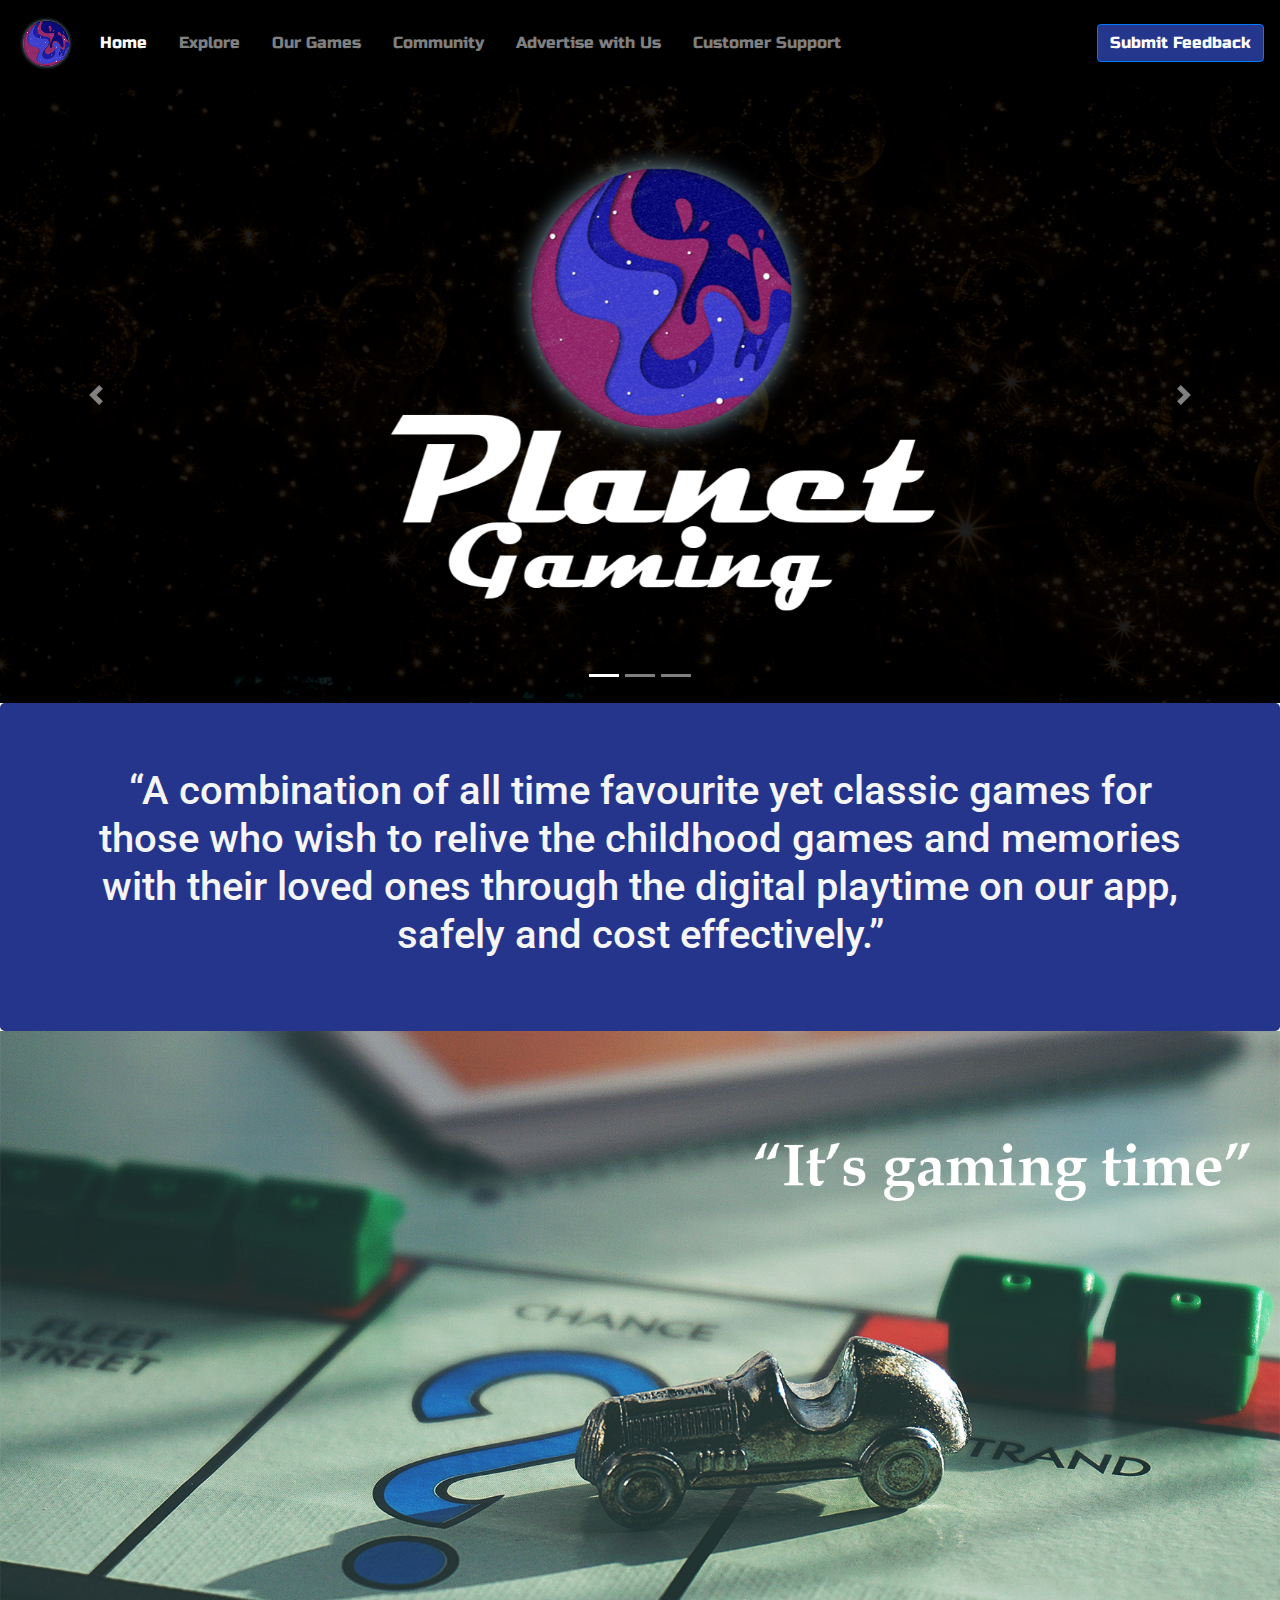
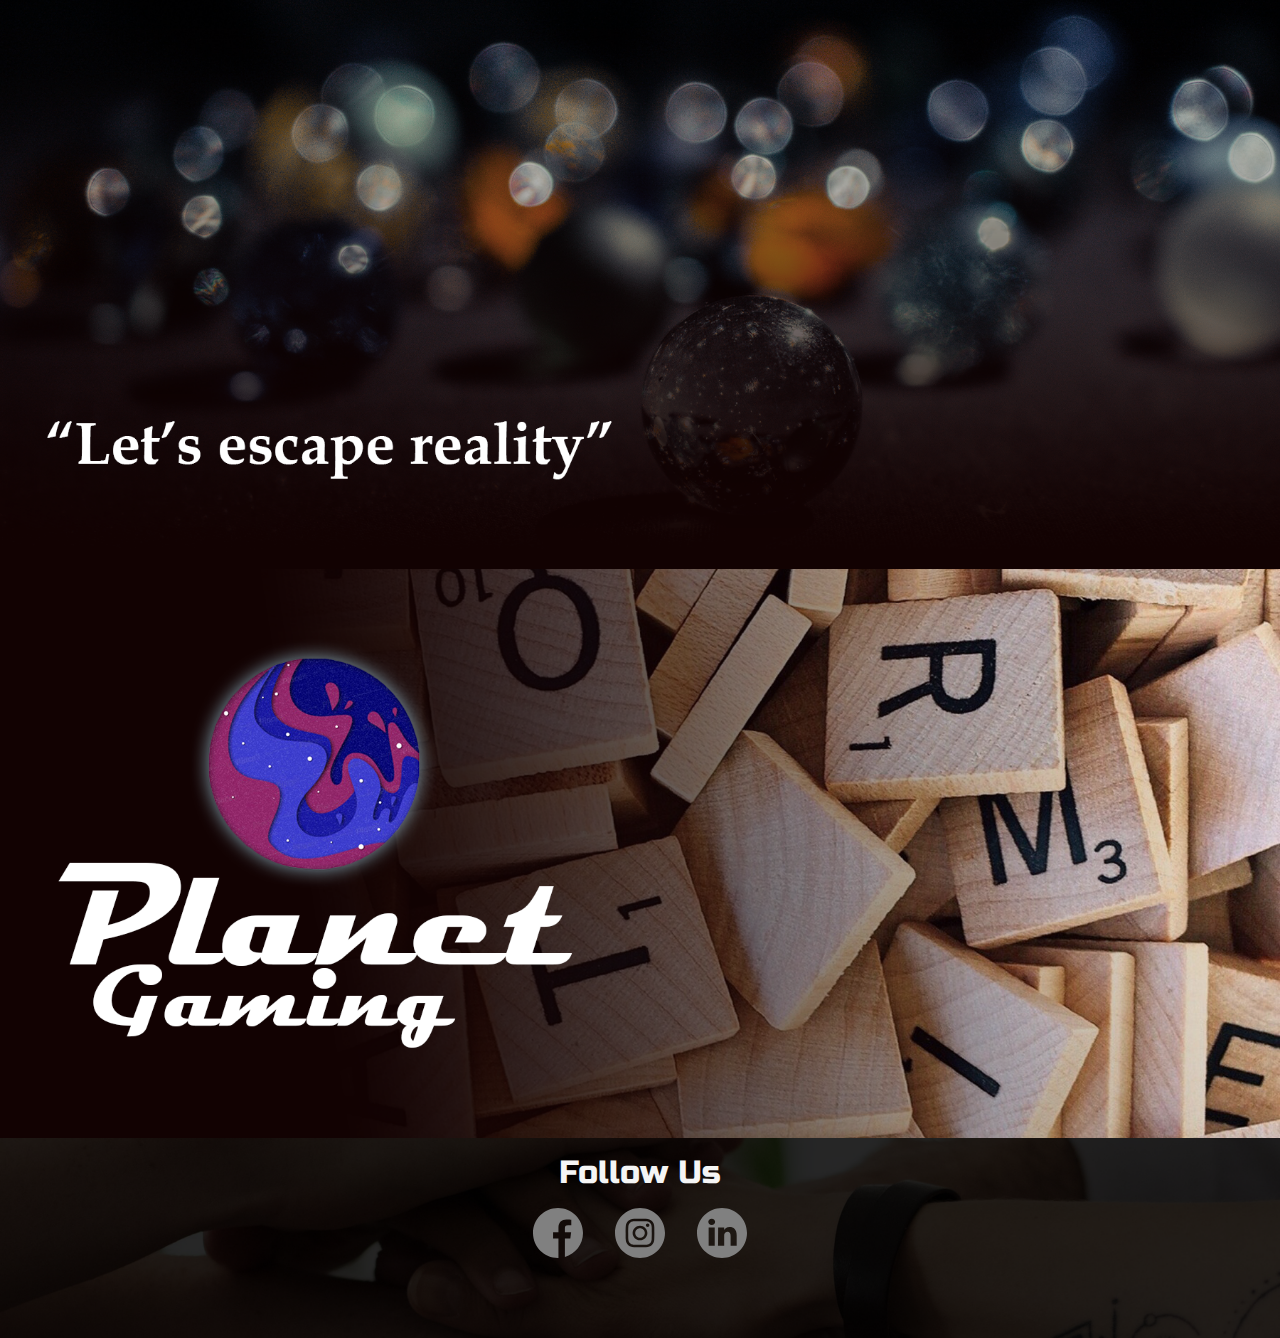
<file: index.html>
<!DOCTYPE html>
<html lang="en">

<head>
    <!-- Required meta tags -->
    <meta charset="utf-8">
    <meta name="viewport" content="width=device-width, initial-scale=1, shrink-to-fit=no">

    <!-- Bootstrap CSS -->
    <link rel="stylesheet" href="https://stackpath.bootstrapcdn.com/bootstrap/4.5.2/css/bootstrap.min.css"
        integrity="sha384-JcKb8q3iqJ61gNV9KGb8thSsNjpSL0n8PARn9HuZOnIxN0hoP+VmmDGMN5t9UJ0Z" crossorigin="anonymous">

    <!-- CSS -->
    <link rel="stylesheet" type="text/css" href="css/style.css" />
    <title>Welcome to Planet Gaming</title>
</head>

<body>

    <!-- Navbar -->
    <nav class="navbar navbar-expand-lg navbar-dark font-russo" style="background-color: #000000;">
        <a class="navbar-brand" href="#">
            <img src="images/logo 100 x100.png" width="60" height="60" class="d-inline-block align-top rounded-circle" alt="" loading="lazy">
        </a>
        <button class="navbar-toggler" type="button" data-toggle="collapse" data-target="#navbarSupportedContent"
            aria-controls="navbarSupportedContent" aria-expanded="false" aria-label="Toggle navigation">
            <span class="navbar-toggler-icon"></span>
        </button>

        <div class="collapse navbar-collapse" id="navbarSupportedContent">
            <ul class="navbar-nav mr-auto">
                <li class="nav-item active">
                    <a class="nav-link" href="/PlanetGaming/index.html">Home <span class="sr-only">(current)</span></a>
                </li>
                <li class="nav-item">
                    <a class="nav-link" href="/PlanetGaming/explore.html">Explore</a>
                </li>
                <li class="nav-item">
                    <a class="nav-link" href="/PlanetGaming/ourgames.html">Our Games</a>
                </li>
                <li class="nav-item">
                    <a class="nav-link" href="#">Community</a>
                </li>
                <li class="nav-item">
                    <a class="nav-link" href="#">Advertise with Us</a>
                </li>
                <li class="nav-item">
                    <a class="nav-link" href="#">Customer Support</a>
                </li>
            </ul>



            <!-- Button trigger modal -->
            <button type="button" class="btn btn-primary" style="background-color: #25368D;" data-toggle="modal" data-target="#exampleModal">
                Submit Feedback
            </button>

        </div>
    </nav>


    <!-- Modal -->
    <div class="modal fade" id="exampleModal" tabindex="-1" aria-labelledby="exampleModalLabel" aria-hidden="true">
        <div class="modal-dialog">
            <div class="modal-content">
                <div class="modal-header">
                    <h5 class="modal-title" id="exampleModalLabel">Feedback Form</h5>
                    <button type="button" class="close" data-dismiss="modal" aria-label="Close">
                        <span aria-hidden="true">&times;</span>
                    </button>
                </div>
                <div class="modal-body this_modal_body_only white-color">
                    <form>
                        <div class="form-group">
                            <label for="exampleFormControlInput1">Name</label>
                            <input type="text" class="form-control" id="exampleFormControlInput1" placeholder="Your Name">
                          </div>
                        <div class="form-group">
                          <label for="exampleFormControlInput2">Email address</label>
                          <input type="email" class="form-control" id="exampleFormControlInput2" placeholder="name@example.com">
                        </div>
                        <div class="form-group">
                          <label for="exampleFormControlTextarea1">Message</label>
                          <textarea class="form-control" id="exampleFormControlTextarea1" rows="3"></textarea>
                        </div>
                        <button type="button" class="btn btn-danger">Submit</button>
                      </form>
                </div>
                <div class="modal-footer">
                    <button type="button" class="btn btn-secondary" data-dismiss="modal">Close</button>
                </div>
            </div>
        </div>
    </div>


    <!-- Carousel -->

    <div id="carouselExampleCaptions" class="carousel slide carousel-fade" data-ride="carousel">
        <ol class="carousel-indicators">
            <li data-target="#carouselExampleCaptions" data-slide-to="0" class="active"></li>
            <li data-target="#carouselExampleCaptions" data-slide-to="1"></li>
            <li data-target="#carouselExampleCaptions" data-slide-to="2"></li>
        </ol>
        <div class="carousel-inner">
            <div class="carousel-item active">
                <img src="images/Trans 1.png" class="d-block w-100" alt="...">           
            </div>
            <div class="carousel-item">
                <img src="images/Trans 2.png" class="d-block w-100" alt="...">            
            </div>
            <div class="carousel-item">
                <img src="images/Trans 3.png" class="d-block w-100" alt="...">
            </div>
        </div>
        <a class="carousel-control-prev" href="#carouselExampleCaptions" role="button" data-slide="prev">
            <span class="carousel-control-prev-icon" aria-hidden="true"></span>
            <span class="sr-only">Previous</span>
        </a>
        <a class="carousel-control-next" href="#carouselExampleCaptions" role="button" data-slide="next">
            <span class="carousel-control-next-icon" aria-hidden="true"></span>
            <span class="sr-only">Next</span>
        </a>
    </div>


    <div class="jumbotron bgcolor">
     <div class="container font-playfair white-color">
       <h1 class="text-center"> “A combination of all time favourite yet classic games for those who wish to relive the childhood games and memories with their loved ones through the digital playtime on our app, safely and cost effectively.”</h1>
     </div>
    </div>

    <img class="img-fluid w-100" src="images/H pic 1.png" alt="">
    <img class="img-fluid w-100" src="images/H pic 2.png" alt="">
    <img class="img-fluid w-100" src="images/H pic 3.png" alt="">




      <footer class="img-fluid font-russo">
          <div class="row">
              <div class="col-md-12">
                  <div class="row justify-content-center align-items-center">
                      <h2 class="text-center white-color my-3">Follow Us</h2>
                      
                </div>
                  <div class="row align-items-center justify-content-center">
                    <svg id="Capa_1" class="mx-3" enable-background="new 0 0 512 512" height="50" viewBox="0 0 512 512" width="50"
                    xmlns="http://www.w3.org/2000/svg">
                    <path d="m512 256c0-141.4-114.6-256-256-256s-256 114.6-256 256 114.6 256 256 256c1.5 0 3 0 4.5-.1v-199.2h-55v-64.1h55v-47.2c0-54.7 33.4-84.5 82.2-84.5 23.4 0 43.5 1.7 49.3 2.5v57.2h-33.6c-26.5 0-31.7 12.6-31.7 31.1v40.8h63.5l-8.3 64.1h-55.2v189.5c107-30.7 185.3-129.2 185.3-246.1z" />
                    </svg>
                <svg height="50" class="mx-3" viewBox="0 0 512 512" width="50" xmlns="http://www.w3.org/2000/svg">
                    <path d="m305 256c0 27.0625-21.9375 49-49 49s-49-21.9375-49-49 21.9375-49 49-49 49 21.9375 49 49zm0 0" /><path d="m370.59375 169.304688c-2.355469-6.382813-6.113281-12.160157-10.996094-16.902344-4.742187-4.882813-10.515625-8.640625-16.902344-10.996094-5.179687-2.011719-12.960937-4.40625-27.292968-5.058594-15.503906-.707031-20.152344-.859375-59.402344-.859375-39.253906 0-43.902344.148438-59.402344.855469-14.332031.65625-22.117187 3.050781-27.292968 5.0625-6.386719 2.355469-12.164063 6.113281-16.902344 10.996094-4.882813 4.742187-8.640625 10.515625-11 16.902344-2.011719 5.179687-4.40625 12.964843-5.058594 27.296874-.707031 15.5-.859375 20.148438-.859375 59.402344 0 39.25.152344 43.898438.859375 59.402344.652344 14.332031 3.046875 22.113281 5.058594 27.292969 2.359375 6.386719 6.113281 12.160156 10.996094 16.902343 4.742187 4.882813 10.515624 8.640626 16.902343 10.996094 5.179688 2.015625 12.964844 4.410156 27.296875 5.0625 15.5.707032 20.144532.855469 59.398438.855469 39.257812 0 43.90625-.148437 59.402344-.855469 14.332031-.652344 22.117187-3.046875 27.296874-5.0625 12.820313-4.945312 22.953126-15.078125 27.898438-27.898437 2.011719-5.179688 4.40625-12.960938 5.0625-27.292969.707031-15.503906.855469-20.152344.855469-59.402344 0-39.253906-.148438-43.902344-.855469-59.402344-.652344-14.332031-3.046875-22.117187-5.0625-27.296874zm-114.59375 162.179687c-41.691406 0-75.488281-33.792969-75.488281-75.484375s33.796875-75.484375 75.488281-75.484375c41.6875 0 75.484375 33.792969 75.484375 75.484375s-33.796875 75.484375-75.484375 75.484375zm78.46875-136.3125c-9.742188 0-17.640625-7.898437-17.640625-17.640625s7.898437-17.640625 17.640625-17.640625 17.640625 7.898437 17.640625 17.640625c-.003906 9.742188-7.898437 17.640625-17.640625 17.640625zm0 0" /><path d="m256 0c-141.363281 0-256 114.636719-256 256s114.636719 256 256 256 256-114.636719 256-256-114.636719-256-256-256zm146.113281 316.605469c-.710937 15.648437-3.199219 26.332031-6.832031 35.683593-7.636719 19.746094-23.246094 35.355469-42.992188 42.992188-9.347656 3.632812-20.035156 6.117188-35.679687 6.832031-15.675781.714844-20.683594.886719-60.605469.886719-39.925781 0-44.929687-.171875-60.609375-.886719-15.644531-.714843-26.332031-3.199219-35.679687-6.832031-9.8125-3.691406-18.695313-9.476562-26.039063-16.957031-7.476562-7.339844-13.261719-16.226563-16.953125-26.035157-3.632812-9.347656-6.121094-20.035156-6.832031-35.679687-.722656-15.679687-.890625-20.6875-.890625-60.609375s.167969-44.929688.886719-60.605469c.710937-15.648437 3.195312-26.332031 6.828125-35.683593 3.691406-9.808594 9.480468-18.695313 16.960937-26.035157 7.339844-7.480469 16.226563-13.265625 26.035157-16.957031 9.351562-3.632812 20.035156-6.117188 35.683593-6.832031 15.675781-.714844 20.683594-.886719 60.605469-.886719s44.929688.171875 60.605469.890625c15.648437.710937 26.332031 3.195313 35.683593 6.824219 9.808594 3.691406 18.695313 9.480468 26.039063 16.960937 7.476563 7.34375 13.265625 16.226563 16.953125 26.035157 3.636719 9.351562 6.121094 20.035156 6.835938 35.683593.714843 15.675781.882812 20.683594.882812 60.605469s-.167969 44.929688-.886719 60.605469zm0 0" /></svg>
                <svg height="50" class="mx-3" viewBox="0 0 512 512" width="50" xmlns="http://www.w3.org/2000/svg"> <path d="m256 0c-141.363281 0-256 114.636719-256 256s114.636719 256 256 256 256-114.636719 256-256-114.636719-256-256-256zm-74.390625 387h-62.347656v-187.574219h62.347656zm-31.171875-213.1875h-.40625c-20.921875 0-34.453125-14.402344-34.453125-32.402344 0-18.40625 13.945313-32.410156 35.273437-32.410156 21.328126 0 34.453126 14.003906 34.859376 32.410156 0 18-13.53125 32.402344-35.273438 32.402344zm255.984375 213.1875h-62.339844v-100.347656c0-25.21875-9.027343-42.417969-31.585937-42.417969-17.222656 0-27.480469 11.601563-31.988282 22.800781-1.648437 4.007813-2.050781 9.609375-2.050781 15.214844v104.75h-62.34375s.816407-169.976562 0-187.574219h62.34375v26.558594c8.285157-12.78125 23.109375-30.960937 56.1875-30.960937 41.019531 0 71.777344 26.808593 71.777344 84.421874zm0 0" /></svg>
                  </div>
              </div>
          </div>
      </footer>
   

    <!-- Optional JavaScript -->
    <!-- jQuery first, then Popper.js, then Bootstrap JS -->
    <script src="https://code.jquery.com/jquery-3.5.1.slim.min.js"
        integrity="sha384-DfXdz2htPH0lsSSs5nCTpuj/zy4C+OGpamoFVy38MVBnE+IbbVYUew+OrCXaRkfj"
        crossorigin="anonymous"></script>
    <script src="https://cdn.jsdelivr.net/npm/popper.js@1.16.1/dist/umd/popper.min.js"
        integrity="sha384-9/reFTGAW83EW2RDu2S0VKaIzap3H66lZH81PoYlFhbGU+6BZp6G7niu735Sk7lN"
        crossorigin="anonymous"></script>
    <script src="https://stackpath.bootstrapcdn.com/bootstrap/4.5.2/js/bootstrap.min.js"
        integrity="sha384-B4gt1jrGC7Jh4AgTPSdUtOBvfO8shuf57BaghqFfPlYxofvL8/KUEfYiJOMMV+rV"
        crossorigin="anonymous"></script>
</body>

</html>
</file>
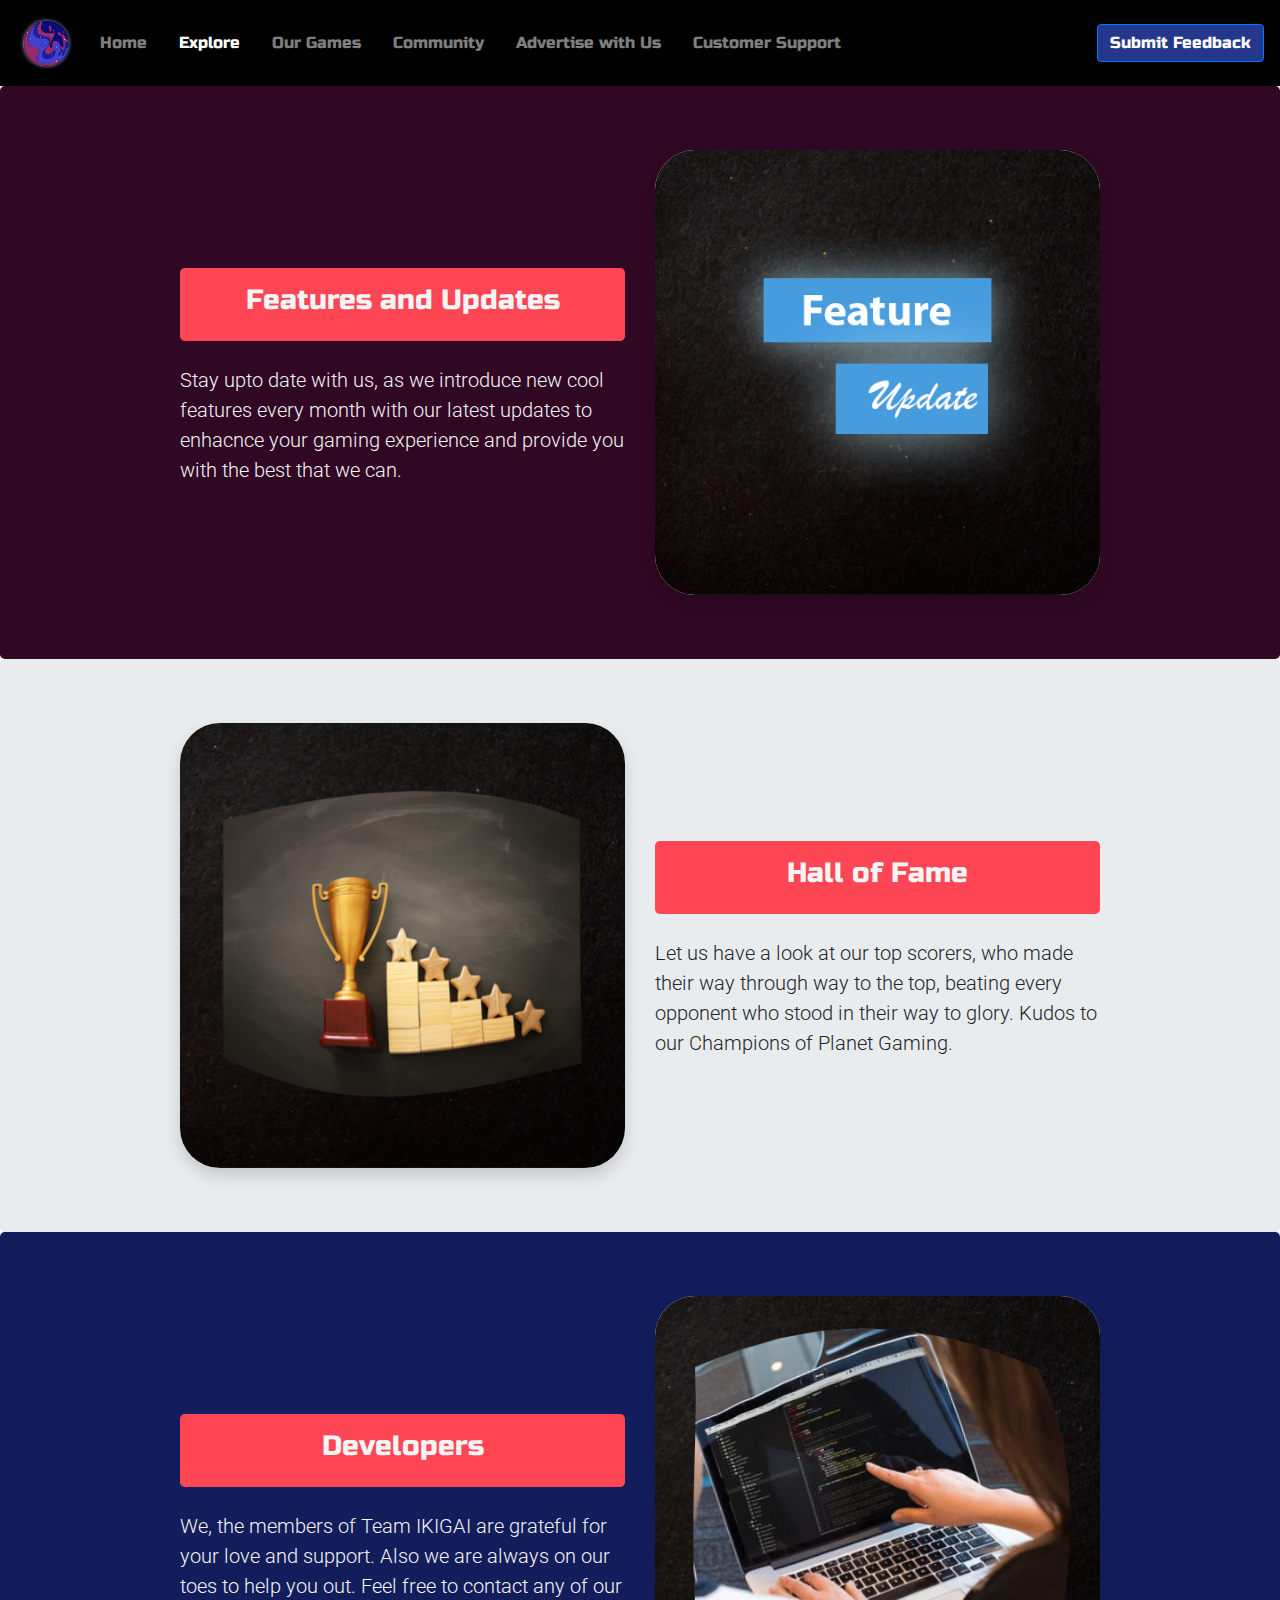
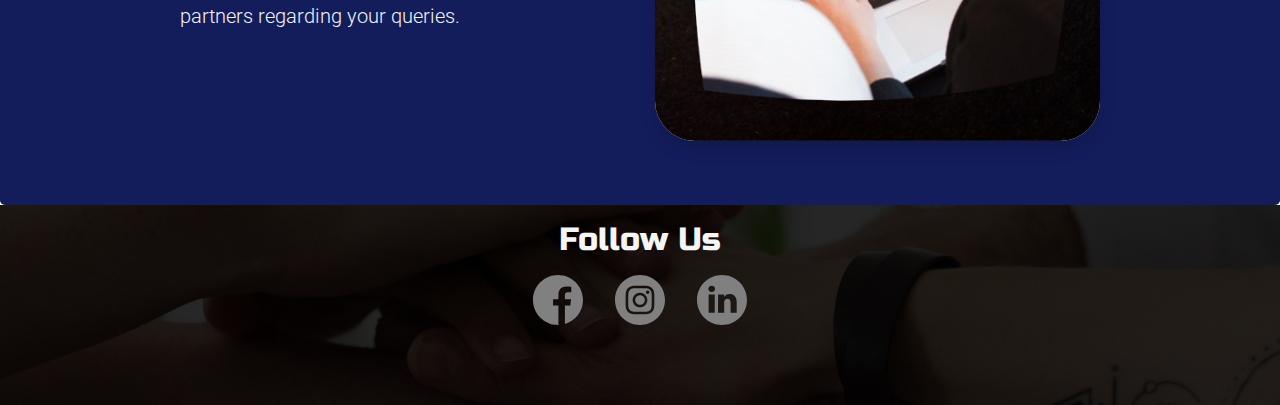
<file: explore.html>
<!doctype html>
<html lang="en">

<head>
    <!-- Required meta tags -->
    <meta charset="utf-8">
    <meta name="viewport" content="width=device-width, initial-scale=1, shrink-to-fit=no">

    <!-- Bootstrap CSS -->
    <link rel="stylesheet" href="https://stackpath.bootstrapcdn.com/bootstrap/4.5.2/css/bootstrap.min.css"
        integrity="sha384-JcKb8q3iqJ61gNV9KGb8thSsNjpSL0n8PARn9HuZOnIxN0hoP+VmmDGMN5t9UJ0Z" crossorigin="anonymous">

    <!-- CSS -->
    <link rel="stylesheet" type="text/css" href="css/style.css" />
    <link rel="stylesheet" type="text/css" href="css/explore_style.css" />

    <title>Planet Gaming</title>
</head>

<body>

    <!-- Navbar -->
    <nav class="navbar navbar-expand-lg navbar-dark font-russo" style="background-color: #000000;">
        <a class="navbar-brand" href="#">
            <img src="images/logo 100 x100.png" width="60" height="60" class="d-inline-block align-top rounded-circle"
             alt="" loading="lazy">
        </a>
        <button class="navbar-toggler" type="button" data-toggle="collapse" data-target="#navbarSupportedContent"
            aria-controls="navbarSupportedContent" aria-expanded="false" aria-label="Toggle navigation">
            <span class="navbar-toggler-icon"></span>
        </button>

        <div class="collapse navbar-collapse" id="navbarSupportedContent">
            <ul class="navbar-nav mr-auto">
                <li class="nav-item ">
                    <a class="nav-link" href="/index.html">Home <span class="sr-only">(current)</span></a>
                </li>
                <li class="nav-item active">
                    <a class="nav-link" href="/explore.html">Explore</a>
                </li>
                <li class="nav-item">
                    <a class="nav-link" href="/ourgames.html">Our Games</a>
                </li>
                <li class="nav-item">
                    <a class="nav-link" href="#">Community</a>
                </li>
                <li class="nav-item">
                    <a class="nav-link" href="#">Advertise with Us</a>
                </li>
                <li class="nav-item">
                    <a class="nav-link" href="#">Customer Support</a>
                </li>
            </ul>



            <!-- Button trigger modal -->
            <button type="button" class="btn btn-primary" style="background-color: #25368D;" data-toggle="modal"
                data-target="#exampleModal">
                Submit Feedback
            </button>

        </div>
    </nav>


    <!-- Modal -->
    <div class="modal fade" id="exampleModal" tabindex="-1" aria-labelledby="exampleModalLabel" aria-hidden="true">
        <div class="modal-dialog">
            <div class="modal-content">
                <div class="modal-header">
                    <h5 class="modal-title" id="exampleModalLabel">Feedback Form</h5>
                    <button type="button" class="close" data-dismiss="modal" aria-label="Close">
                        <span aria-hidden="true">&times;</span>
                    </button>
                </div>
                <div class="modal-body this_modal_body_only white-color">
                    <form>
                        <div class="form-group">
                            <label for="exampleFormControlInput1">Name</label>
                            <input type="text" class="form-control" id="exampleFormControlInput1" placeholder="Your Name">
                          </div>
                        <div class="form-group">
                          <label for="exampleFormControlInput2">Email address</label>
                          <input type="email" class="form-control" id="exampleFormControlInput2" placeholder="name@example.com">
                        </div>
                        <div class="form-group">
                          <label for="exampleFormControlTextarea1">Message</label>
                          <textarea class="form-control" id="exampleFormControlTextarea1" rows="3"></textarea>
                        </div>
                        <button type="button" class="btn btn-danger">Submit</button>
                      </form>
                </div>
                <div class="modal-footer">
                    <button type="button" class="btn btn-secondary" data-dismiss="modal">Close</button>
                </div>
            </div>
        </div>
    </div>

    <!-- about us panel -->
    <div class="jumbotron bg_color1">
        <div class="container white-color">
            <div class="row featurette d-flex justify-content-center align-items-center">
                <div class="col-md-5">
                    <div class="px-4 py-3 my-4 head-bg text-center rounded-lg">
                        <h3 class="featurette-heading font-russo">Features and Updates</h3>
                    </div>
                    <p class="lead font-playfair">Stay upto date with us, as we introduce new cool features every month with our latest updates to enhacnce your gaming experience and provide you with the best that we can.</p>
                </div>
                <div class="col-md-5">
                    <img class="bd-placeholder-img bd-placeholder-img-lg featurette-image img-fluid mx-auto img-corner
                    shadow bg-white"
                        src="images/features updates.png" alt="">
                </div>
            </div>
        </div>
    </div>


    <div class="jumbotron">
        <div class="container">
            <div class="row featurette d-flex justify-content-center align-items-center">
                <div class="col-md-5 order-md-2">
                    <div class="px-4 py-3 my-4 head-bg text-center white-color rounded-lg">
                        <h3 class="featurette-heading font-russo">Hall of Fame</h3>
                    </div>
                    <p class="lead font-playfair">Let us have a look at our top scorers, who made their way through way to the top, beating every opponent who stood in their way to glory. Kudos to our Champions of Planet Gaming.</p>
                </div>
                <div class="col-md-5 order-md-1">
                    <img class="bd-placeholder-img bd-placeholder-img-lg featurette-image img-fluid mx-auto img-corner
                    shadow bg-white"
                        src="images/hall of fame.png" alt="">
                </div>
            </div>
        </div>
    </div>


    <div class="jumbotron bg_color2">
        <div class="container white-color">
            <div class="row featurette d-flex justify-content-center align-items-center">
                <div class="col-md-5">
                    <div class="px-4 py-3 my-4 head-bg text-center rounded-lg">
                    <h3 class="featurette-heading font-russo">Developers</h3>
                </div>
                    <p class="lead font-playfair">We, the members of Team IKIGAI are grateful for your love and support. Also we are always on our toes to help you out. 
                        Feel free to contact any of our partners regarding your queries.</p>
                </div>
                <div class="col-md-5">
                    <img class="bd-placeholder-img bd-placeholder-img-lg featurette-image img-fluid mx-auto img-corner
                    shadow bg-white"
                        src="images/developers.png" alt="">
                </div>
            </div>
        </div>
    </div>

    </div>

    <footer class="img-fluid font-russo">
        <div class="row">
            <div class="col-md-12">
                <div class="row justify-content-center align-items-center">
                    <h2 class="text-center white-color my-3">Follow Us</h2>

                </div>
                <div class="row align-items-center justify-content-center">
                    <svg id="Capa_1" class="mx-3" enable-background="new 0 0 512 512" height="50" viewBox="0 0 512 512"
                        width="50" xmlns="http://www.w3.org/2000/svg">
                        <path
                            d="m512 256c0-141.4-114.6-256-256-256s-256 114.6-256 256 114.6 256 256 256c1.5 0 3 0 4.5-.1v-199.2h-55v-64.1h55v-47.2c0-54.7 33.4-84.5 82.2-84.5 23.4 0 43.5 1.7 49.3 2.5v57.2h-33.6c-26.5 0-31.7 12.6-31.7 31.1v40.8h63.5l-8.3 64.1h-55.2v189.5c107-30.7 185.3-129.2 185.3-246.1z" />
                    </svg>
                    <svg height="50" class="mx-3" viewBox="0 0 512 512" width="50" xmlns="http://www.w3.org/2000/svg">
                        <path
                            d="m305 256c0 27.0625-21.9375 49-49 49s-49-21.9375-49-49 21.9375-49 49-49 49 21.9375 49 49zm0 0" />
                        <path
                            d="m370.59375 169.304688c-2.355469-6.382813-6.113281-12.160157-10.996094-16.902344-4.742187-4.882813-10.515625-8.640625-16.902344-10.996094-5.179687-2.011719-12.960937-4.40625-27.292968-5.058594-15.503906-.707031-20.152344-.859375-59.402344-.859375-39.253906 0-43.902344.148438-59.402344.855469-14.332031.65625-22.117187 3.050781-27.292968 5.0625-6.386719 2.355469-12.164063 6.113281-16.902344 10.996094-4.882813 4.742187-8.640625 10.515625-11 16.902344-2.011719 5.179687-4.40625 12.964843-5.058594 27.296874-.707031 15.5-.859375 20.148438-.859375 59.402344 0 39.25.152344 43.898438.859375 59.402344.652344 14.332031 3.046875 22.113281 5.058594 27.292969 2.359375 6.386719 6.113281 12.160156 10.996094 16.902343 4.742187 4.882813 10.515624 8.640626 16.902343 10.996094 5.179688 2.015625 12.964844 4.410156 27.296875 5.0625 15.5.707032 20.144532.855469 59.398438.855469 39.257812 0 43.90625-.148437 59.402344-.855469 14.332031-.652344 22.117187-3.046875 27.296874-5.0625 12.820313-4.945312 22.953126-15.078125 27.898438-27.898437 2.011719-5.179688 4.40625-12.960938 5.0625-27.292969.707031-15.503906.855469-20.152344.855469-59.402344 0-39.253906-.148438-43.902344-.855469-59.402344-.652344-14.332031-3.046875-22.117187-5.0625-27.296874zm-114.59375 162.179687c-41.691406 0-75.488281-33.792969-75.488281-75.484375s33.796875-75.484375 75.488281-75.484375c41.6875 0 75.484375 33.792969 75.484375 75.484375s-33.796875 75.484375-75.484375 75.484375zm78.46875-136.3125c-9.742188 0-17.640625-7.898437-17.640625-17.640625s7.898437-17.640625 17.640625-17.640625 17.640625 7.898437 17.640625 17.640625c-.003906 9.742188-7.898437 17.640625-17.640625 17.640625zm0 0" />
                        <path
                            d="m256 0c-141.363281 0-256 114.636719-256 256s114.636719 256 256 256 256-114.636719 256-256-114.636719-256-256-256zm146.113281 316.605469c-.710937 15.648437-3.199219 26.332031-6.832031 35.683593-7.636719 19.746094-23.246094 35.355469-42.992188 42.992188-9.347656 3.632812-20.035156 6.117188-35.679687 6.832031-15.675781.714844-20.683594.886719-60.605469.886719-39.925781 0-44.929687-.171875-60.609375-.886719-15.644531-.714843-26.332031-3.199219-35.679687-6.832031-9.8125-3.691406-18.695313-9.476562-26.039063-16.957031-7.476562-7.339844-13.261719-16.226563-16.953125-26.035157-3.632812-9.347656-6.121094-20.035156-6.832031-35.679687-.722656-15.679687-.890625-20.6875-.890625-60.609375s.167969-44.929688.886719-60.605469c.710937-15.648437 3.195312-26.332031 6.828125-35.683593 3.691406-9.808594 9.480468-18.695313 16.960937-26.035157 7.339844-7.480469 16.226563-13.265625 26.035157-16.957031 9.351562-3.632812 20.035156-6.117188 35.683593-6.832031 15.675781-.714844 20.683594-.886719 60.605469-.886719s44.929688.171875 60.605469.890625c15.648437.710937 26.332031 3.195313 35.683593 6.824219 9.808594 3.691406 18.695313 9.480468 26.039063 16.960937 7.476563 7.34375 13.265625 16.226563 16.953125 26.035157 3.636719 9.351562 6.121094 20.035156 6.835938 35.683593.714843 15.675781.882812 20.683594.882812 60.605469s-.167969 44.929688-.886719 60.605469zm0 0" />
                    </svg>
                    <svg height="50" class="mx-3" viewBox="0 0 512 512" width="50" xmlns="http://www.w3.org/2000/svg">
                        <path
                            d="m256 0c-141.363281 0-256 114.636719-256 256s114.636719 256 256 256 256-114.636719 256-256-114.636719-256-256-256zm-74.390625 387h-62.347656v-187.574219h62.347656zm-31.171875-213.1875h-.40625c-20.921875 0-34.453125-14.402344-34.453125-32.402344 0-18.40625 13.945313-32.410156 35.273437-32.410156 21.328126 0 34.453126 14.003906 34.859376 32.410156 0 18-13.53125 32.402344-35.273438 32.402344zm255.984375 213.1875h-62.339844v-100.347656c0-25.21875-9.027343-42.417969-31.585937-42.417969-17.222656 0-27.480469 11.601563-31.988282 22.800781-1.648437 4.007813-2.050781 9.609375-2.050781 15.214844v104.75h-62.34375s.816407-169.976562 0-187.574219h62.34375v26.558594c8.285157-12.78125 23.109375-30.960937 56.1875-30.960937 41.019531 0 71.777344 26.808593 71.777344 84.421874zm0 0" />
                    </svg>
                </div>
            </div>
        </div>
    </footer>





    <!-- Optional JavaScript -->
    <!-- jQuery first, then Popper.js, then Bootstrap JS -->
    <script src="https://code.jquery.com/jquery-3.5.1.slim.min.js"
        integrity="sha384-DfXdz2htPH0lsSSs5nCTpuj/zy4C+OGpamoFVy38MVBnE+IbbVYUew+OrCXaRkfj"
        crossorigin="anonymous"></script>
    <script src="https://cdn.jsdelivr.net/npm/popper.js@1.16.1/dist/umd/popper.min.js"
        integrity="sha384-9/reFTGAW83EW2RDu2S0VKaIzap3H66lZH81PoYlFhbGU+6BZp6G7niu735Sk7lN"
        crossorigin="anonymous"></script>
    <script src="https://stackpath.bootstrapcdn.com/bootstrap/4.5.2/js/bootstrap.min.js"
        integrity="sha384-B4gt1jrGC7Jh4AgTPSdUtOBvfO8shuf57BaghqFfPlYxofvL8/KUEfYiJOMMV+rV"
        crossorigin="anonymous"></script>
</body>

</html>
</file>
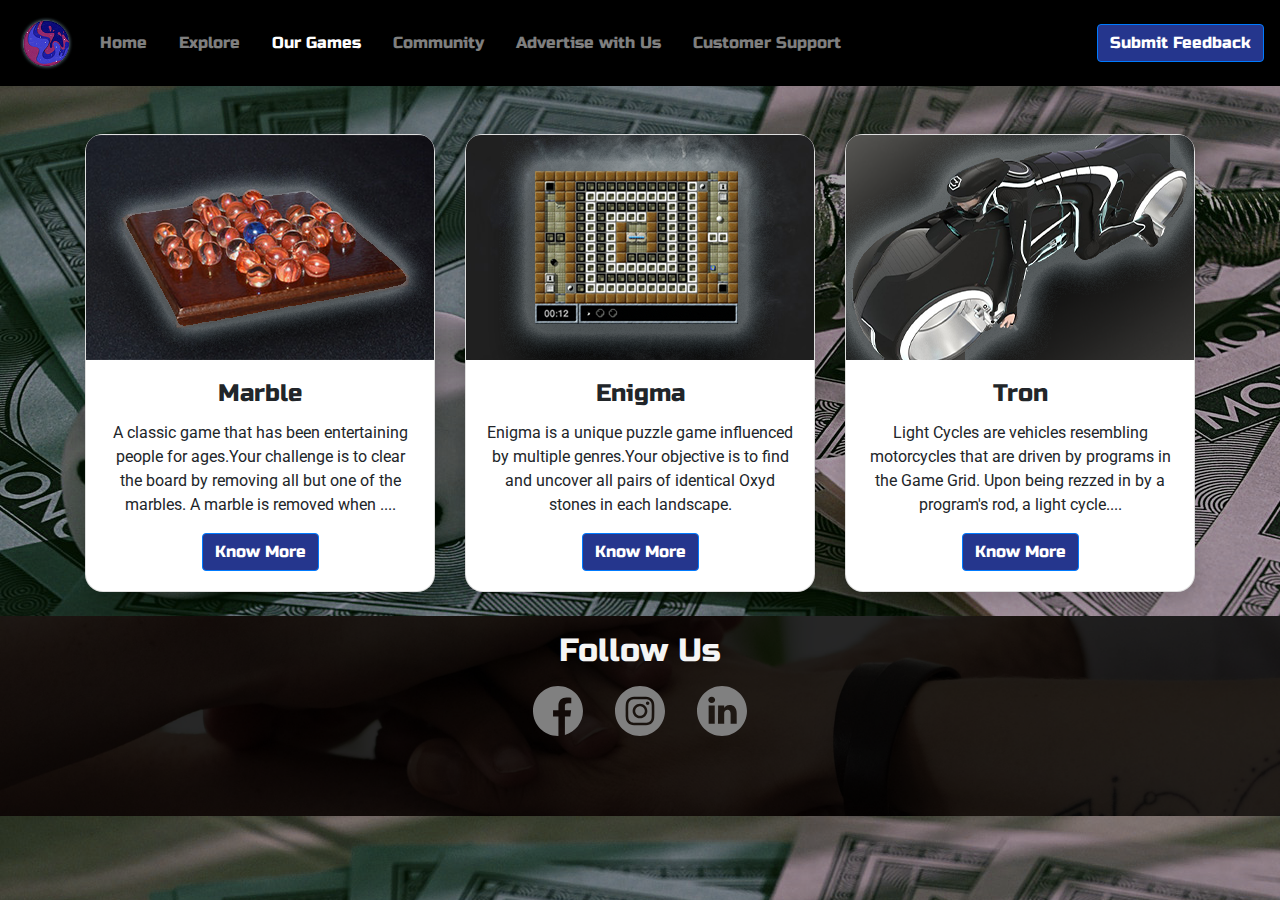
<file: ourgames.html>
<!doctype html>
<html lang="en">

<head>
  <!-- Required meta tags -->
  <meta charset="utf-8">
  <meta name="viewport" content="width=device-width, initial-scale=1, shrink-to-fit=no">

  <!-- Bootstrap CSS -->
  <link rel="stylesheet" href="https://stackpath.bootstrapcdn.com/bootstrap/4.5.2/css/bootstrap.min.css"
    integrity="sha384-JcKb8q3iqJ61gNV9KGb8thSsNjpSL0n8PARn9HuZOnIxN0hoP+VmmDGMN5t9UJ0Z" crossorigin="anonymous">

  <!-- CSS -->
  <link rel="stylesheet" type="text/css" href="css/ourgames_style.css" />
  <link rel="stylesheet" type="text/css" href="css/style.css" />

  <title>Planet Gaming</title>
</head>

<body>
  <!-- Navbar -->
  <nav class="navbar navbar-expand-lg navbar-dark font-russo"  style="background-color: #000000;">
    <a class="navbar-brand" href="#">
      <img src="images/logo 100 x100.png" width="60" height="60" class="d-inline-block align-top rounded-circle"
       alt="" loading="lazy">
    </a>
    <button class="navbar-toggler" type="button" data-toggle="collapse" data-target="#navbarSupportedContent"
      aria-controls="navbarSupportedContent" aria-expanded="false" aria-label="Toggle navigation">
      <span class="navbar-toggler-icon"></span>
    </button>

    <div class="collapse navbar-collapse" id="navbarSupportedContent">
      <ul class="navbar-nav mr-auto">
        <li class="nav-item ">
          <a class="nav-link" href="/PlanetGaming/index.html">Home <span class="sr-only">(current)</span></a>
        </li>
        <li class="nav-item">
          <a class="nav-link" href="/PlanetGaming/explore.html">Explore</a>
        </li>
        <li class="nav-item active">
          <a class="nav-link" href="/PlanetGaming/ourgames.html">Our Games</a>
        </li>
        <li class="nav-item">
          <a class="nav-link" href="#">Community</a>
        </li>
        <li class="nav-item">
          <a class="nav-link" href="#">Advertise with Us</a>
        </li>
        <li class="nav-item">
          <a class="nav-link" href="#">Customer Support</a>
        </li>
      </ul>



      <!-- Button trigger modal -->
      <button type="button" class="btn btn-primary" style="background-color: #25368D;" data-toggle="modal" data-target="#exampleModal">
        Submit Feedback
      </button>

    </div>
  </nav>


  <!-- Modal -->
  <div class="modal fade" id="exampleModal" tabindex="-1" aria-labelledby="exampleModalLabel" aria-hidden="true">
    <div class="modal-dialog">
        <div class="modal-content">
            <div class="modal-header">
                <h5 class="modal-title" id="exampleModalLabel">Feedback Form</h5>
                <button type="button" class="close" data-dismiss="modal" aria-label="Close">
                    <span aria-hidden="true">&times;</span>
                </button>
            </div>
            <div class="modal-body this_modal_body_only white-color">
                <form>
                    <div class="form-group">
                        <label for="exampleFormControlInput1">Name</label>
                        <input type="text" class="form-control" id="exampleFormControlInput1" placeholder="Your Name">
                      </div>
                    <div class="form-group">
                      <label for="exampleFormControlInput2">Email address</label>
                      <input type="email" class="form-control" id="exampleFormControlInput2" placeholder="name@example.com">
                    </div>
                    <div class="form-group">
                      <label for="exampleFormControlTextarea1">Message</label>
                      <textarea class="form-control" id="exampleFormControlTextarea1" rows="3"></textarea>
                    </div>
                    <button type="button" class="btn btn-danger">Submit</button>
                  </form>
            </div>
            <div class="modal-footer">
                <button type="button" class="btn btn-secondary" data-dismiss="modal">Close</button>
            </div>
        </div>
    </div>
</div>

  <!-- Games section -->

  <div class="container mt-5">
    
    <div class="row">
      <div class="col-md-4">
        <div class="card text-center mb-4 shadow">
          <img class="bd-placeholder-img card-img-top" width="100%" height="225" src="images/marbles image.png" alt="">
          <div class="card-body">
            <h4 class="card-title font-russo">Marble</h4>
            <p class="card-text font-playfair">A classic game that has been entertaining people for ages.Your challenge is to clear
              the board by removing all but one of the marbles. A marble is removed when ....</p>
            <div class="d-flex justify-content-center align-items-center">
              <!-- Button trigger modal -->
              <button type="button" class="btn btn-primary font-russo" style="background-color: #25368D;" data-toggle="modal" data-target="#marble">
                Know More
              </button>
            </div>
          </div>
        </div>
      </div>



      <!-- Modal -->
      <div class="modal fade" id="marble" data-backdrop="static" data-keyboard="false" tabindex="-1"
        aria-labelledby="marble_area" aria-hidden="true">
        <div class="modal-dialog">
          <div class="modal-content ">
            <div class="modal-header ">
              <h5 class="modal-title font-russo" id="marble_area">Marble Game</h5>
              <button type="button" class="close" data-dismiss="modal" aria-label="Close">
                <span aria-hidden="true">&times;</span>
              </button>
            </div>
            <div class="modal-body modal-popout-bg font-playfair new-modal1 font-weight-bolder">
             <h3>A classic game that has been entertaining people for ages. 
               Your challenge is to clear the board by removing all but one marble.
               A marble is removed when it is jumped over by the marble next to it in a straight line (no diagonals).
               Marble can only jump one space at a time, and the spot it lands in needs to be empty. Wanna try?
              </h3>
            </div>
            <div class="modal-footer ">
              <button type="button" class="btn btn-secondary font-russo" data-dismiss="modal">Close</button>
            </div>
          </div>
        </div>
      </div>


      <div class="col-md-4">
        <div class="card text-center mb-4 shadow">
          <img class="bd-placeholder-img card-img-top" width="100%" height="225" src="images/enigma.png" alt="">
          <div class="card-body">
            <h4 class="card-title font-russo">Enigma</h4>
            <p class="card-text font-playfair"> Enigma is a unique puzzle game influenced by multiple genres.Your objective is to find and uncover all pairs of identical Oxyd stones in each landscape.
            </p>
            <div class="d-flex justify-content-center align-items-center">
              <!-- Button trigger modal -->
              <button type="button" class="btn btn-primary font-russo" style="background-color: #25368D;" data-toggle="modal" data-target="#enigma">
                Know More
              </button>
            </div>
          </div>
        </div>
      </div>

      <!-- Modal -->
      <div class="modal fade" id="enigma" data-backdrop="static" data-keyboard="false" tabindex="-1"
        aria-labelledby="enigma_area" aria-hidden="true">
        <div class="modal-dialog">
          <div class="modal-content ">
            <div class="modal-header ">
              <h5 class="modal-title font-russo" id="enigma_area">Enigma Game</h5>
              <button type="button" class="close" data-dismiss="modal" aria-label="Close">
                <span aria-hidden="true">&times;</span>
              </button>
            </div>
            <div class="modal-body modal-popout-bg font-playfair new-modal2 font-weight-bolder">
             <h3> Enigma is a unique puzzle game influenced by multiple genres.
               You aim to find and uncover all pairs of identical Oxyd stones in each landscape.
               Sounds Easy? Try it for yourself with hidden traps and innumerable puzzles blocking your direct way to the Oxyd stones.
              </h3>
            </div>
            <div class="modal-footer ">
              <button type="button" class="btn btn-secondary font-russo" data-dismiss="modal">Close</button>
            </div>
          </div>
        </div>
      </div>


      <div class="col-md-4">
        <div class="card text-center mb-4 shadow">
          <img class="bd-placeholder-img card-img-top" width="100%" height="225" src="images/tron bike.png" alt="">
          <div class="card-body ">
            <h4 class="card-title font-russo">Tron</h4>
            <p class="card-text font-playfair">Light Cycles are vehicles resembling motorcycles that are driven by programs in the Game Grid.
              Upon being rezzed in by a program's rod, a light cycle....</p>
            <div class="d-flex justify-content-center align-items-center">
              <!-- Button trigger modal -->
              <button type="button" class="btn btn-primary font-russo" style="background-color: #25368D;" data-toggle="modal" data-target="#tron">
                Know More
              </button>
            </div>
          </div>
        </div>
      </div>

     <!-- Modal -->
  <div class="modal fade" id="tron" data-backdrop="static" data-keyboard="false" tabindex="-1"
  aria-labelledby="tron_area" aria-hidden="true">
  <div class="modal-dialog">
    <div class="modal-content ">
      <div class="modal-header ">
        <h5 class="modal-title font-russo" id="tron_area">Tron Game</h5>
        <button type="button" class="close" data-dismiss="modal" aria-label="Close">
          <span aria-hidden="true">&times;</span>
        </button>
      </div>
      <div class="modal-body modal-popout-bg font-playfair new-modal3 font-weight-bolder">
       <h3>Light Cycles are vehicles resembling motorcycles that are driven by programs in the Game Grid.
         Upon being razzed in by a program's rod, a light cycle completely covers the driver - who is forced into a riding position - with a protective canopy.
         Each Light Cycle is colored according to the color of the rod that generated it.
       </h3>
      </div>
      <div class="modal-footer ">
        <button type="button" class="btn btn-secondary font-russo" data-dismiss="modal">Close</button>
      </div>
    </div>
  </div>
</div>


    </div>
  </div>


  <footer class="img-fluid font-russo">
    <div class="row">
        <div class="col-md-12">
            <div class="row justify-content-center align-items-center">
                <h2 class="text-center white-color my-3">Follow Us</h2>

            </div>
            <div class="row align-items-center justify-content-center">
                <svg id="Capa_1" class="mx-3" enable-background="new 0 0 512 512" height="50" viewBox="0 0 512 512"
                    width="50" xmlns="http://www.w3.org/2000/svg">
                    <path
                        d="m512 256c0-141.4-114.6-256-256-256s-256 114.6-256 256 114.6 256 256 256c1.5 0 3 0 4.5-.1v-199.2h-55v-64.1h55v-47.2c0-54.7 33.4-84.5 82.2-84.5 23.4 0 43.5 1.7 49.3 2.5v57.2h-33.6c-26.5 0-31.7 12.6-31.7 31.1v40.8h63.5l-8.3 64.1h-55.2v189.5c107-30.7 185.3-129.2 185.3-246.1z" />
                </svg>
                <svg height="50" class="mx-3" viewBox="0 0 512 512" width="50" xmlns="http://www.w3.org/2000/svg">
                    <path
                        d="m305 256c0 27.0625-21.9375 49-49 49s-49-21.9375-49-49 21.9375-49 49-49 49 21.9375 49 49zm0 0" />
                    <path
                        d="m370.59375 169.304688c-2.355469-6.382813-6.113281-12.160157-10.996094-16.902344-4.742187-4.882813-10.515625-8.640625-16.902344-10.996094-5.179687-2.011719-12.960937-4.40625-27.292968-5.058594-15.503906-.707031-20.152344-.859375-59.402344-.859375-39.253906 0-43.902344.148438-59.402344.855469-14.332031.65625-22.117187 3.050781-27.292968 5.0625-6.386719 2.355469-12.164063 6.113281-16.902344 10.996094-4.882813 4.742187-8.640625 10.515625-11 16.902344-2.011719 5.179687-4.40625 12.964843-5.058594 27.296874-.707031 15.5-.859375 20.148438-.859375 59.402344 0 39.25.152344 43.898438.859375 59.402344.652344 14.332031 3.046875 22.113281 5.058594 27.292969 2.359375 6.386719 6.113281 12.160156 10.996094 16.902343 4.742187 4.882813 10.515624 8.640626 16.902343 10.996094 5.179688 2.015625 12.964844 4.410156 27.296875 5.0625 15.5.707032 20.144532.855469 59.398438.855469 39.257812 0 43.90625-.148437 59.402344-.855469 14.332031-.652344 22.117187-3.046875 27.296874-5.0625 12.820313-4.945312 22.953126-15.078125 27.898438-27.898437 2.011719-5.179688 4.40625-12.960938 5.0625-27.292969.707031-15.503906.855469-20.152344.855469-59.402344 0-39.253906-.148438-43.902344-.855469-59.402344-.652344-14.332031-3.046875-22.117187-5.0625-27.296874zm-114.59375 162.179687c-41.691406 0-75.488281-33.792969-75.488281-75.484375s33.796875-75.484375 75.488281-75.484375c41.6875 0 75.484375 33.792969 75.484375 75.484375s-33.796875 75.484375-75.484375 75.484375zm78.46875-136.3125c-9.742188 0-17.640625-7.898437-17.640625-17.640625s7.898437-17.640625 17.640625-17.640625 17.640625 7.898437 17.640625 17.640625c-.003906 9.742188-7.898437 17.640625-17.640625 17.640625zm0 0" />
                    <path
                        d="m256 0c-141.363281 0-256 114.636719-256 256s114.636719 256 256 256 256-114.636719 256-256-114.636719-256-256-256zm146.113281 316.605469c-.710937 15.648437-3.199219 26.332031-6.832031 35.683593-7.636719 19.746094-23.246094 35.355469-42.992188 42.992188-9.347656 3.632812-20.035156 6.117188-35.679687 6.832031-15.675781.714844-20.683594.886719-60.605469.886719-39.925781 0-44.929687-.171875-60.609375-.886719-15.644531-.714843-26.332031-3.199219-35.679687-6.832031-9.8125-3.691406-18.695313-9.476562-26.039063-16.957031-7.476562-7.339844-13.261719-16.226563-16.953125-26.035157-3.632812-9.347656-6.121094-20.035156-6.832031-35.679687-.722656-15.679687-.890625-20.6875-.890625-60.609375s.167969-44.929688.886719-60.605469c.710937-15.648437 3.195312-26.332031 6.828125-35.683593 3.691406-9.808594 9.480468-18.695313 16.960937-26.035157 7.339844-7.480469 16.226563-13.265625 26.035157-16.957031 9.351562-3.632812 20.035156-6.117188 35.683593-6.832031 15.675781-.714844 20.683594-.886719 60.605469-.886719s44.929688.171875 60.605469.890625c15.648437.710937 26.332031 3.195313 35.683593 6.824219 9.808594 3.691406 18.695313 9.480468 26.039063 16.960937 7.476563 7.34375 13.265625 16.226563 16.953125 26.035157 3.636719 9.351562 6.121094 20.035156 6.835938 35.683593.714843 15.675781.882812 20.683594.882812 60.605469s-.167969 44.929688-.886719 60.605469zm0 0" />
                </svg>
                <svg height="50" class="mx-3" viewBox="0 0 512 512" width="50" xmlns="http://www.w3.org/2000/svg">
                    <path
                        d="m256 0c-141.363281 0-256 114.636719-256 256s114.636719 256 256 256 256-114.636719 256-256-114.636719-256-256-256zm-74.390625 387h-62.347656v-187.574219h62.347656zm-31.171875-213.1875h-.40625c-20.921875 0-34.453125-14.402344-34.453125-32.402344 0-18.40625 13.945313-32.410156 35.273437-32.410156 21.328126 0 34.453126 14.003906 34.859376 32.410156 0 18-13.53125 32.402344-35.273438 32.402344zm255.984375 213.1875h-62.339844v-100.347656c0-25.21875-9.027343-42.417969-31.585937-42.417969-17.222656 0-27.480469 11.601563-31.988282 22.800781-1.648437 4.007813-2.050781 9.609375-2.050781 15.214844v104.75h-62.34375s.816407-169.976562 0-187.574219h62.34375v26.558594c8.285157-12.78125 23.109375-30.960937 56.1875-30.960937 41.019531 0 71.777344 26.808593 71.777344 84.421874zm0 0" />
                </svg>
            </div>
        </div>
    </div>
</footer>

  


  <!-- Optional JavaScript -->
  <!-- jQuery first, then Popper.js, then Bootstrap JS -->
  <script src="https://code.jquery.com/jquery-3.5.1.slim.min.js"
    integrity="sha384-DfXdz2htPH0lsSSs5nCTpuj/zy4C+OGpamoFVy38MVBnE+IbbVYUew+OrCXaRkfj"
    crossorigin="anonymous"></script>
  <script src="https://cdn.jsdelivr.net/npm/popper.js@1.16.1/dist/umd/popper.min.js"
    integrity="sha384-9/reFTGAW83EW2RDu2S0VKaIzap3H66lZH81PoYlFhbGU+6BZp6G7niu735Sk7lN"
    crossorigin="anonymous"></script>
  <script src="https://stackpath.bootstrapcdn.com/bootstrap/4.5.2/js/bootstrap.min.js"
    integrity="sha384-B4gt1jrGC7Jh4AgTPSdUtOBvfO8shuf57BaghqFfPlYxofvL8/KUEfYiJOMMV+rV"
    crossorigin="anonymous"></script>
</body>

</html>
</file>
<file: css/style.css>
@import url('https://fonts.googleapis.com/css2?family=Russo+One&display=swap');
@import url('https://fonts.googleapis.com/css2?family=Playfair+Display:wght@500&display=swap');
@import url('https://fonts.googleapis.com/css2?family=Roboto&display=swap');

@media (min-width: 992px){
    .navbar-expand-lg .navbar-nav .nav-link {
        padding-right: 1.5rem;
        padding-left: .5rem;
    }
 }
 .modal-header{
    background-color: #25368D;
    /* background-color:#1e3285;
    background-image: linear gradient(0deg, #1e3285 0%, #214a8d 50%, #236296 100%); */
    color: aliceblue;
    font-family: 'Russo One', sans-serif;
  }
  
  .modal-footer{
    background-color: #25368D;
    /* background-color:#1e3285;
    background-image: linear gradient(0deg, #1e3285 0%, #214a8d 50%, #236296 100%); */
    color: aliceblue;
    font-family: 'Russo One', sans-serif;
  }
    .font-russo{
        font-family: 'Russo One', sans-serif;
    }
    .font-playfair{
        font-family: 'Roboto', sans-serif;
    }
    footer{
        height: 50px;
        width: 100%;
    }
    footer::before{
        background: url('/images/footer.png') no-repeat center center/cover;
        content: "";
        position: absolute;
        width: 100%;
        height: 200px;
        z-index: -1;
        /* opacity: 0.8; */
    }
    svg{
        fill: grey;
    }
    svg:hover{
     cursor: pointer;
     fill: black;
    }
   .white-color{
      color: whitesmoke;
   }
   .bgcolor{
    background-color:#26358c;
    background-image: linear gradient (0deg, #26358c 0%, #213f9e 50%, #272a79 100%);
   }
   .jumbotron {
    margin-bottom: 0;
}
.this_modal_body_only{
    background-color:#1e3285;
background-image: linear gradient(0deg, #1e3285 0%, #214a8d 50%, #236296 100%);
}
</file>
<file: css/explore_style.css>
@media (min-width: 992px){
.navbar-expand-lg .navbar-nav .nav-link {
    padding-right: 1.5rem;
    padding-left: .5rem;
}
}
.bg_color1{
    background-color:#310824;
    background-image: linear gradient(0deg, #310824 0%, #3e0c2e 50%, #50130b 100%);
}
.jumbotron {
    margin-bottom: 0;
}
.bg_color2{
    background-color: #131d5c;
    background-image: linear gradient (0deg, #131d5c 0%, #0e1955 50%, #112352 100%);
}
.img-corner{
    border-radius: 40px;
}
.head-bg{
    background: #ff4655;
}
</file>
<file: css/ourgames_style.css>
@media (min-width: 992px){
  .navbar-expand-lg .navbar-nav .nav-link {
      padding-right: 1.5rem;
      padding-left: .5rem;
  }
  }

body {
    width: 100%;
    height: 100vh;
    background:url("../images/games_bg.png");
    /* overflow: hidden; */
  }
.container h1{
    color: aliceblue;
}


.card {
  border-radius: 18px;
  background: white;
  box-shadow: 5px 5px 15px rgba(0,0,0,0.9);

  transition: 0.5s ease;
  cursor: pointer;
}
.card img {
    border-top-left-radius: 15px;
    border-top-right-radius: 15px;
    background-size: cover;
  }


.card:hover {
    transform: scale(1.15);
    box-shadow: 5px 5px 15px rgba(0,0,0,0.6);
  }

.new-modal1{
  width: 100%;
  height: 100%;
  background:url("../images/marbles\ i.png");
  /* opacity: 0.3; */
}
.new-modal2{
  width: 100%;
  height: 100%;
  background:url("../images/enigma\ i.png");
  /* opacity: 0.3; */
}
.new-modal3{
  width: 100%;
  height: 100%;
  background:url("../images/tron\ bike\ i.png");
  /* opacity: 0.3; */
}
.modal-content{
  color: aliceblue;
  outline-color: transparent;
  outline: none;
  border-color: transparent;
}
</file>
